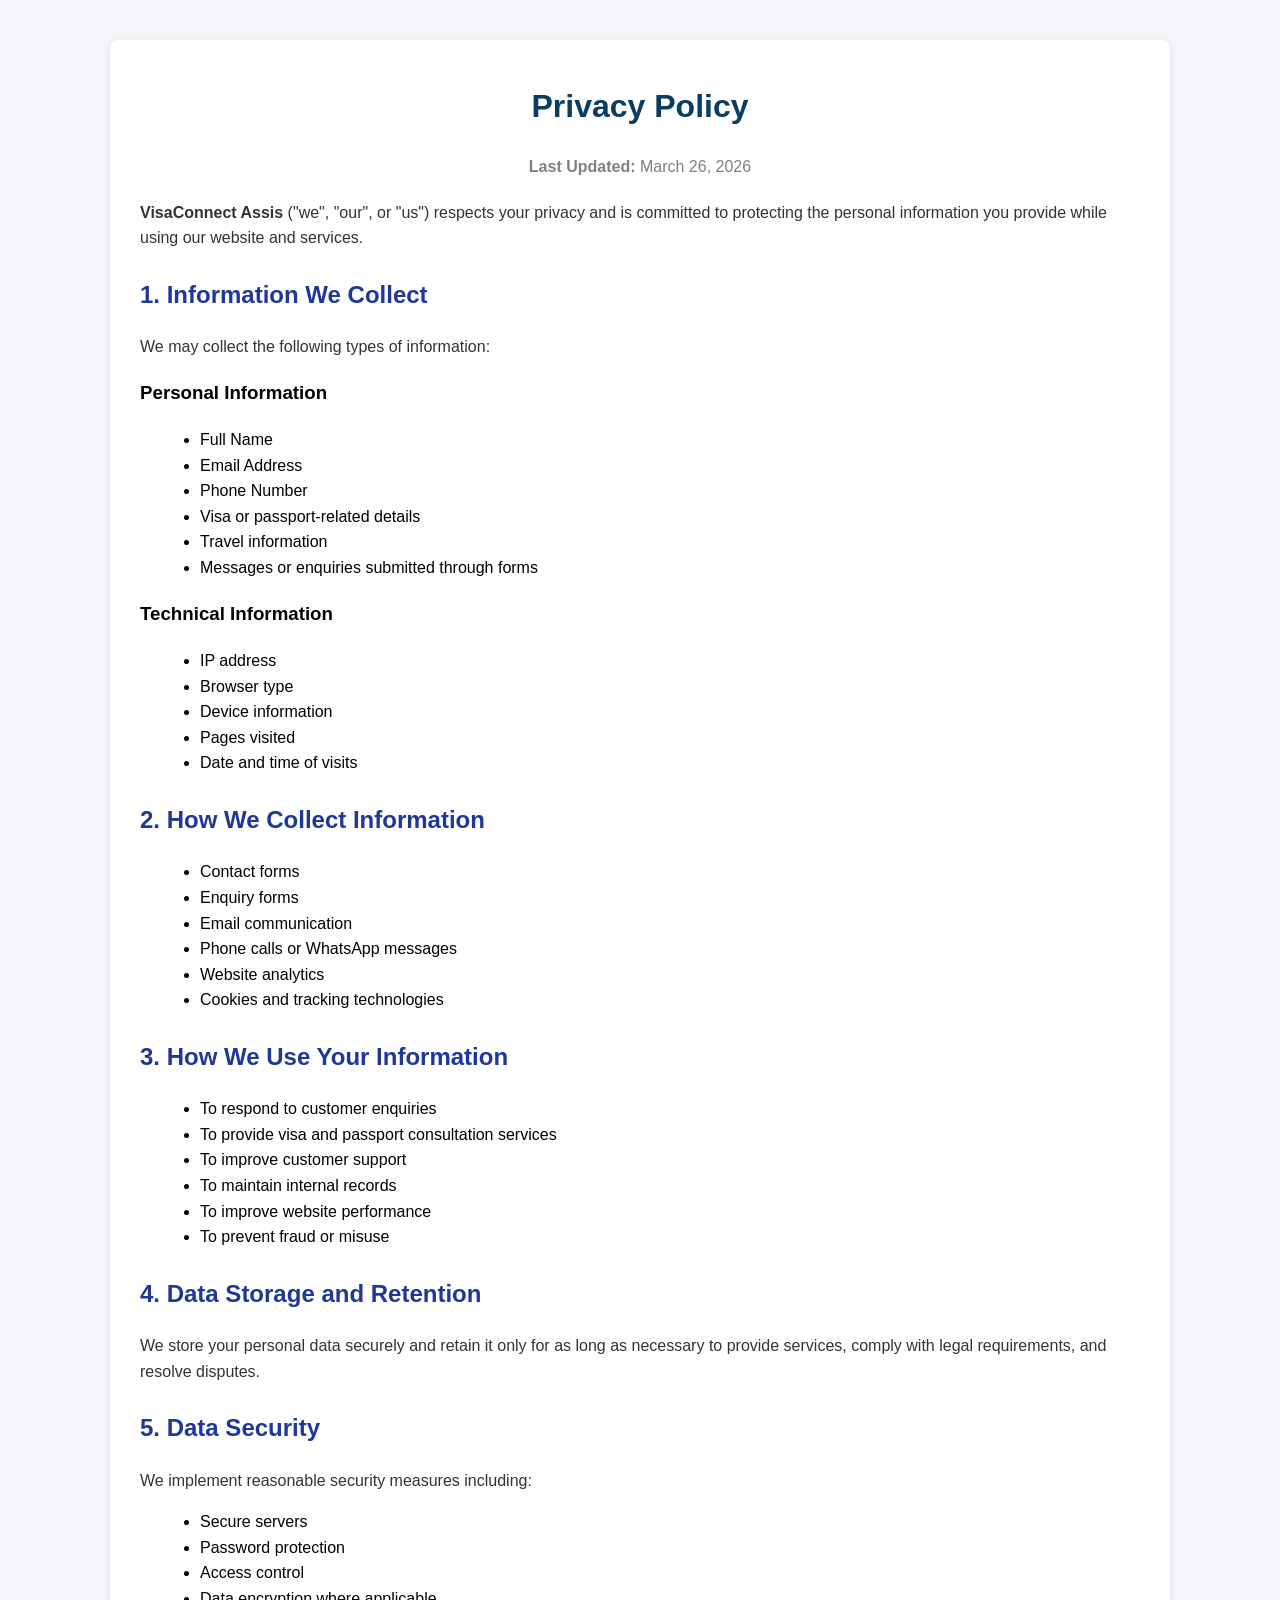
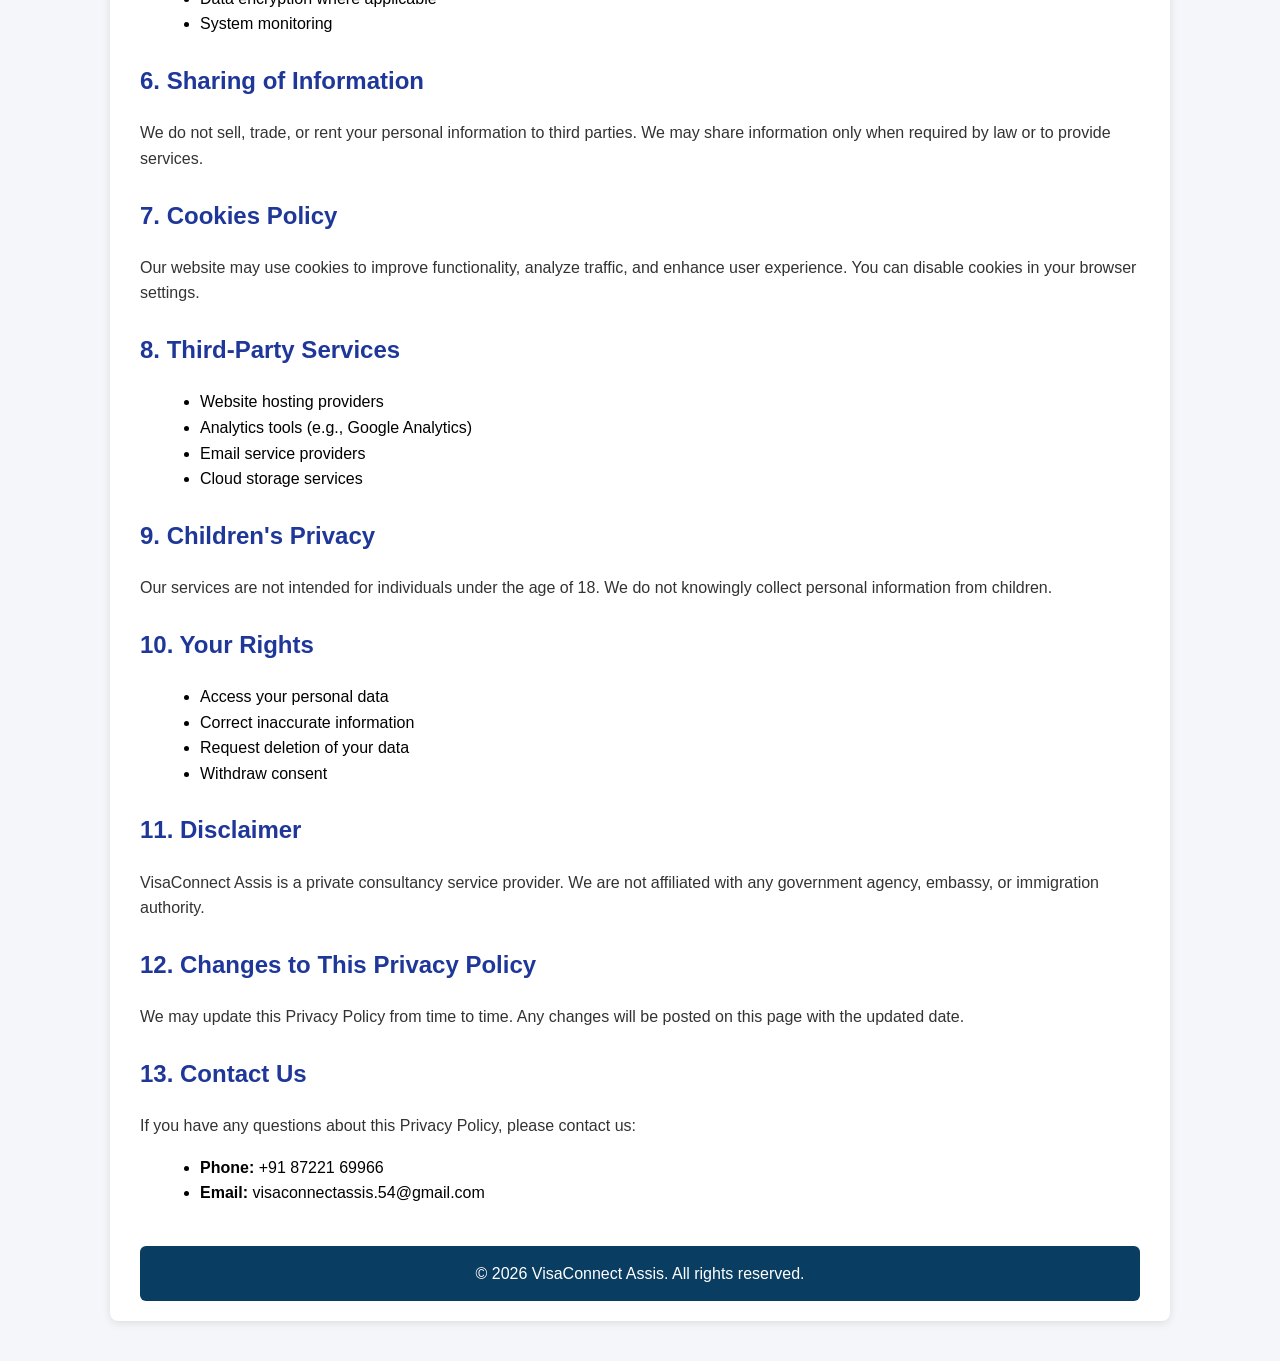
<file: privacy.html>
<!DOCTYPE html>
<html lang="en">

<head>
    <meta charset="UTF-8">
    <meta name="viewport" content="width=device-width, initial-scale=1.0">
    <title>Privacy Policy | VisaConnect Assis</title>

    <style>
        body {
            font-family: Arial, Helvetica, sans-serif;
            line-height: 1.6;
            margin: 0;
            padding: 0;
            background-color: #f4f6f9;
        }

        .container {
            max-width: 1000px;
            margin: 40px auto;
            padding: 20px 30px;
            background: #ffffff;
            border-radius: 8px;
            box-shadow: 0 2px 8px rgba(0, 0, 0, 0.1);
        }

        h1 {
            color: #0a3d62;
            text-align: center;
        }

        h2 {
            color: #1e3799;
            margin-top: 25px;
        }

        p {
            color: #333;
        }

        ul {
            margin-left: 20px;
        }

        footer {
            text-align: center;
            margin-top: 40px;
            padding: 15px;
            background: #0a3d62;
            color: white;
            border-radius: 6px;
        }

        .last-updated {
            text-align: center;
            color: gray;
            margin-bottom: 20px;
        }
    </style>
</head>

<body>

    <div class="container">

        <h1>Privacy Policy</h1>

        <p class="last-updated">
            <strong>Last Updated:</strong> March 26, 2026
        </p>

        <p>
            <strong>VisaConnect Assis</strong> ("we", "our", or "us") respects your privacy and is committed
            to protecting the personal information you provide while using our website and services.
        </p>

        <h2>1. Information We Collect</h2>

        <p>We may collect the following types of information:</p>

        <h3>Personal Information</h3>

        <ul>
            <li>Full Name</li>
            <li>Email Address</li>
            <li>Phone Number</li>
            <li>Visa or passport-related details</li>
            <li>Travel information</li>
            <li>Messages or enquiries submitted through forms</li>
        </ul>

        <h3>Technical Information</h3>

        <ul>
            <li>IP address</li>
            <li>Browser type</li>
            <li>Device information</li>
            <li>Pages visited</li>
            <li>Date and time of visits</li>
        </ul>

        <h2>2. How We Collect Information</h2>

        <ul>
            <li>Contact forms</li>
            <li>Enquiry forms</li>
            <li>Email communication</li>
            <li>Phone calls or WhatsApp messages</li>
            <li>Website analytics</li>
            <li>Cookies and tracking technologies</li>
        </ul>

        <h2>3. How We Use Your Information</h2>

        <ul>
            <li>To respond to customer enquiries</li>
            <li>To provide visa and passport consultation services</li>
            <li>To improve customer support</li>
            <li>To maintain internal records</li>
            <li>To improve website performance</li>
            <li>To prevent fraud or misuse</li>
        </ul>

        <h2>4. Data Storage and Retention</h2>

        <p>
            We store your personal data securely and retain it only for as long as necessary
            to provide services, comply with legal requirements, and resolve disputes.
        </p>

        <h2>5. Data Security</h2>

        <p>We implement reasonable security measures including:</p>

        <ul>
            <li>Secure servers</li>
            <li>Password protection</li>
            <li>Access control</li>
            <li>Data encryption where applicable</li>
            <li>System monitoring</li>
        </ul>

        <h2>6. Sharing of Information</h2>

        <p>
            We do not sell, trade, or rent your personal information to third parties.
            We may share information only when required by law or to provide services.
        </p>

        <h2>7. Cookies Policy</h2>

        <p>
            Our website may use cookies to improve functionality, analyze traffic,
            and enhance user experience. You can disable cookies in your browser settings.
        </p>

        <h2>8. Third-Party Services</h2>

        <ul>
            <li>Website hosting providers</li>
            <li>Analytics tools (e.g., Google Analytics)</li>
            <li>Email service providers</li>
            <li>Cloud storage services</li>
        </ul>

        <h2>9. Children's Privacy</h2>

        <p>
            Our services are not intended for individuals under the age of 18.
            We do not knowingly collect personal information from children.
        </p>

        <h2>10. Your Rights</h2>

        <ul>
            <li>Access your personal data</li>
            <li>Correct inaccurate information</li>
            <li>Request deletion of your data</li>
            <li>Withdraw consent</li>
        </ul>

        <h2>11. Disclaimer</h2>

        <p>
            VisaConnect Assis is a private consultancy service provider.
            We are not affiliated with any government agency, embassy, or immigration authority.
        </p>

        <h2>12. Changes to This Privacy Policy</h2>

        <p>
            We may update this Privacy Policy from time to time.
            Any changes will be posted on this page with the updated date.
        </p>

        <h2>13. Contact Us</h2>

        <p>
            If you have any questions about this Privacy Policy, please contact us:
        </p>

        <ul>
            <li><strong>Phone:</strong> +91 87221 69966</li>
            <li><strong>Email:</strong> visaconnectassis.54@gmail.com</li>
        </ul>

        <footer>
            © 2026 VisaConnect Assis. All rights reserved.
        </footer>

    </div>

</body>

</html>
</file>
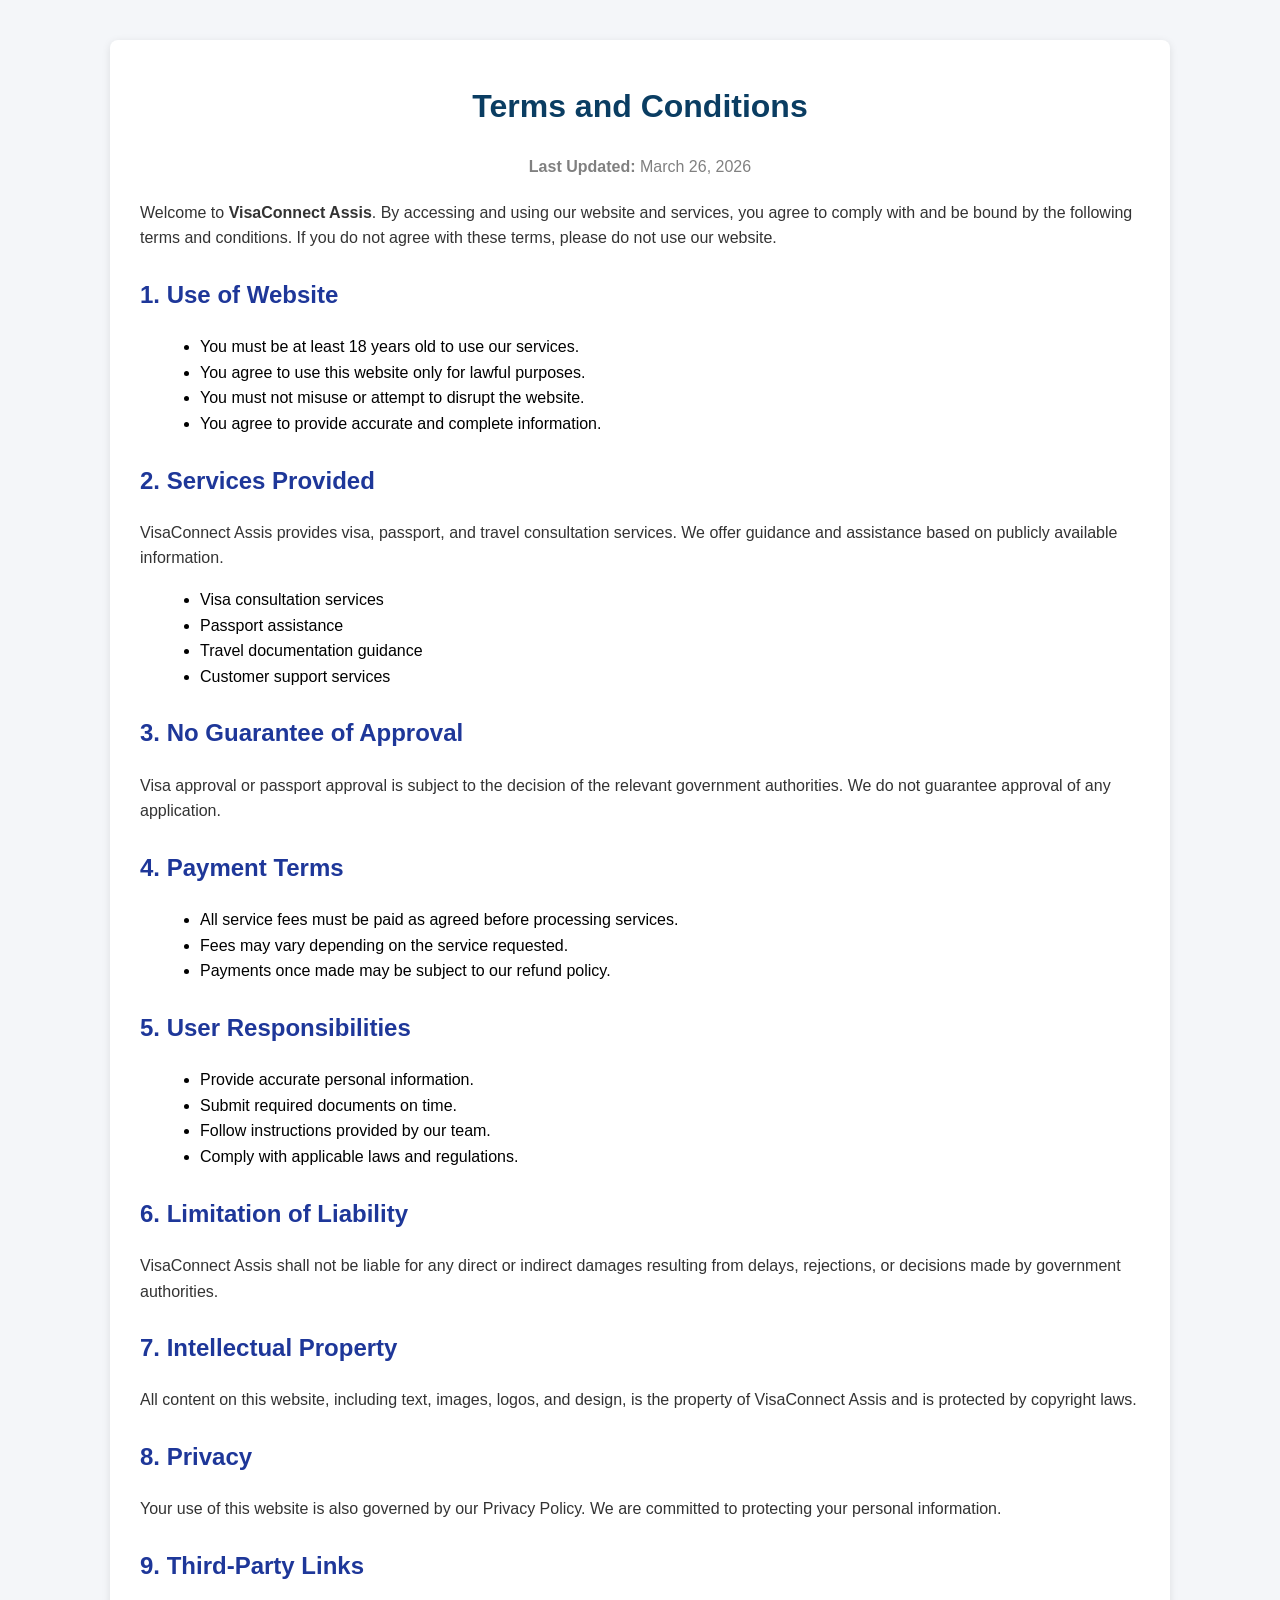
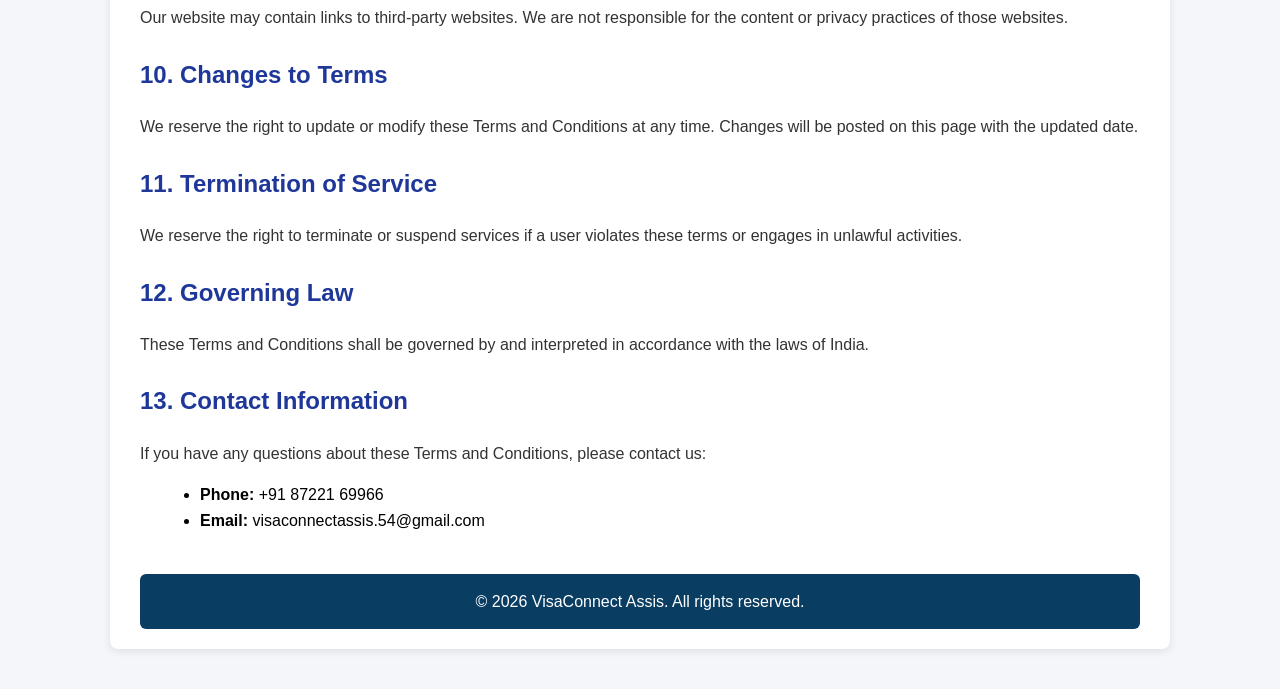
<file: terms.html>
<!DOCTYPE html>
<html lang="en">

<head>
    <meta charset="UTF-8">
    <meta name="viewport" content="width=device-width, initial-scale=1.0">
    <title>Terms and Conditions | VisaConnect Assis</title>

    <style>
        body {
            font-family: Arial, Helvetica, sans-serif;
            line-height: 1.6;
            margin: 0;
            padding: 0;
            background-color: #f4f6f9;
        }

        .container {
            max-width: 1000px;
            margin: 40px auto;
            padding: 20px 30px;
            background: #ffffff;
            border-radius: 8px;
            box-shadow: 0 2px 8px rgba(0, 0, 0, 0.1);
        }

        h1 {
            color: #0a3d62;
            text-align: center;
        }

        h2 {
            color: #1e3799;
            margin-top: 25px;
        }

        p {
            color: #333;
        }

        ul {
            margin-left: 20px;
        }

        footer {
            text-align: center;
            margin-top: 40px;
            padding: 15px;
            background: #0a3d62;
            color: white;
            border-radius: 6px;
        }

        .last-updated {
            text-align: center;
            color: gray;
            margin-bottom: 20px;
        }
    </style>
</head>

<body>

    <div class="container">

        <h1>Terms and Conditions</h1>

        <p class="last-updated">
            <strong>Last Updated:</strong> March 26, 2026
        </p>

        <p>
            Welcome to <strong>VisaConnect Assis</strong>. By accessing and using our website
            and services, you agree to comply with and be bound by the following terms
            and conditions. If you do not agree with these terms, please do not use our website.
        </p>

        <h2>1. Use of Website</h2>

        <ul>
            <li>You must be at least 18 years old to use our services.</li>
            <li>You agree to use this website only for lawful purposes.</li>
            <li>You must not misuse or attempt to disrupt the website.</li>
            <li>You agree to provide accurate and complete information.</li>
        </ul>

        <h2>2. Services Provided</h2>

        <p>
            VisaConnect Assis provides visa, passport, and travel consultation services.
            We offer guidance and assistance based on publicly available information.
        </p>

        <ul>
            <li>Visa consultation services</li>
            <li>Passport assistance</li>
            <li>Travel documentation guidance</li>
            <li>Customer support services</li>
        </ul>

        <h2>3. No Guarantee of Approval</h2>

        <p>
            Visa approval or passport approval is subject to the decision of the relevant
            government authorities. We do not guarantee approval of any application.
        </p>

        <h2>4. Payment Terms</h2>

        <ul>
            <li>All service fees must be paid as agreed before processing services.</li>
            <li>Fees may vary depending on the service requested.</li>
            <li>Payments once made may be subject to our refund policy.</li>
        </ul>

        <h2>5. User Responsibilities</h2>

        <ul>
            <li>Provide accurate personal information.</li>
            <li>Submit required documents on time.</li>
            <li>Follow instructions provided by our team.</li>
            <li>Comply with applicable laws and regulations.</li>
        </ul>

        <h2>6. Limitation of Liability</h2>

        <p>
            VisaConnect Assis shall not be liable for any direct or indirect damages
            resulting from delays, rejections, or decisions made by government authorities.
        </p>

        <h2>7. Intellectual Property</h2>

        <p>
            All content on this website, including text, images, logos, and design,
            is the property of VisaConnect Assis and is protected by copyright laws.
        </p>

        <h2>8. Privacy</h2>

        <p>
            Your use of this website is also governed by our Privacy Policy.
            We are committed to protecting your personal information.
        </p>

        <h2>9. Third-Party Links</h2>

        <p>
            Our website may contain links to third-party websites. We are not responsible
            for the content or privacy practices of those websites.
        </p>

        <h2>10. Changes to Terms</h2>

        <p>
            We reserve the right to update or modify these Terms and Conditions at any time.
            Changes will be posted on this page with the updated date.
        </p>

        <h2>11. Termination of Service</h2>

        <p>
            We reserve the right to terminate or suspend services if a user violates
            these terms or engages in unlawful activities.
        </p>

        <h2>12. Governing Law</h2>

        <p>
            These Terms and Conditions shall be governed by and interpreted in accordance
            with the laws of India.
        </p>

        <h2>13. Contact Information</h2>

        <p>
            If you have any questions about these Terms and Conditions, please contact us:
        </p>

        <ul>
            <li><strong>Phone:</strong> +91 87221 69966</li>
            <li><strong>Email:</strong> visaconnectassis.54@gmail.com</li>
        </ul>

        <footer>
            © 2026 VisaConnect Assis. All rights reserved.
        </footer>

    </div>

</body>

</html>
</file>
